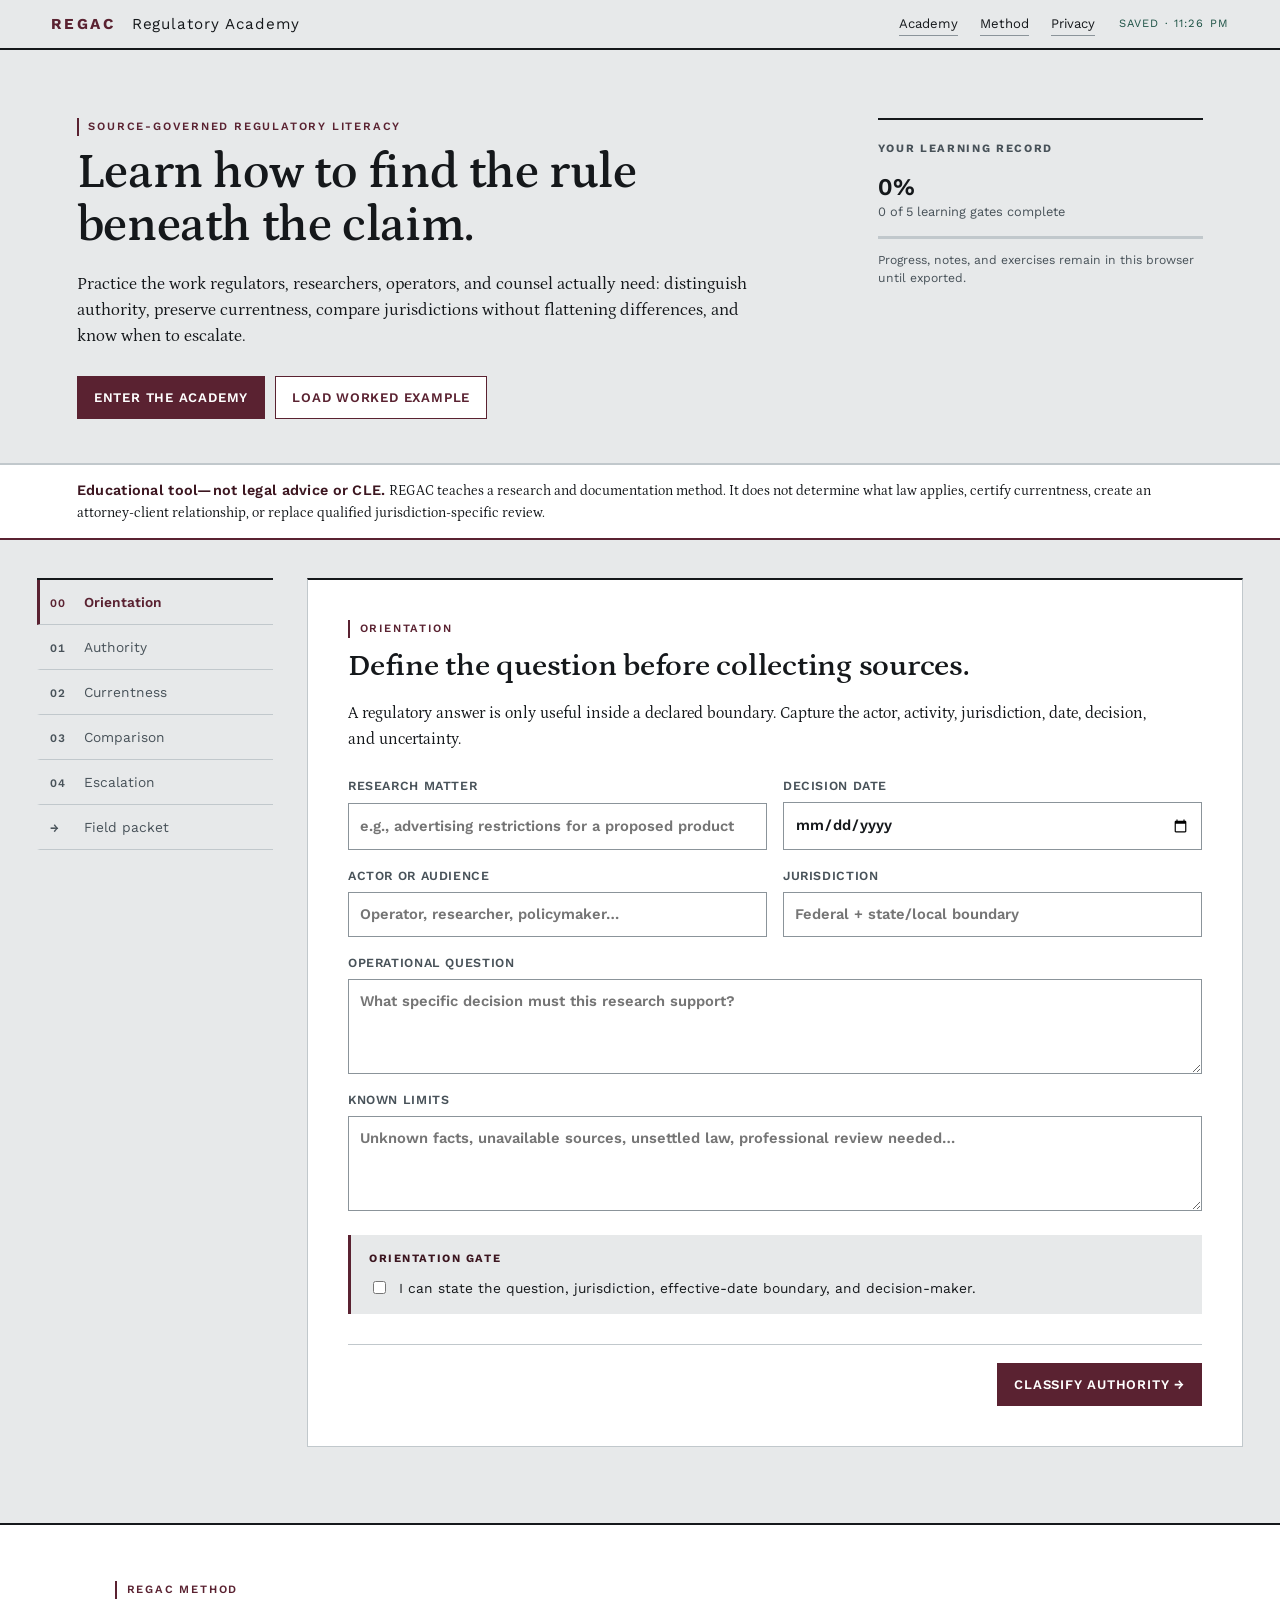
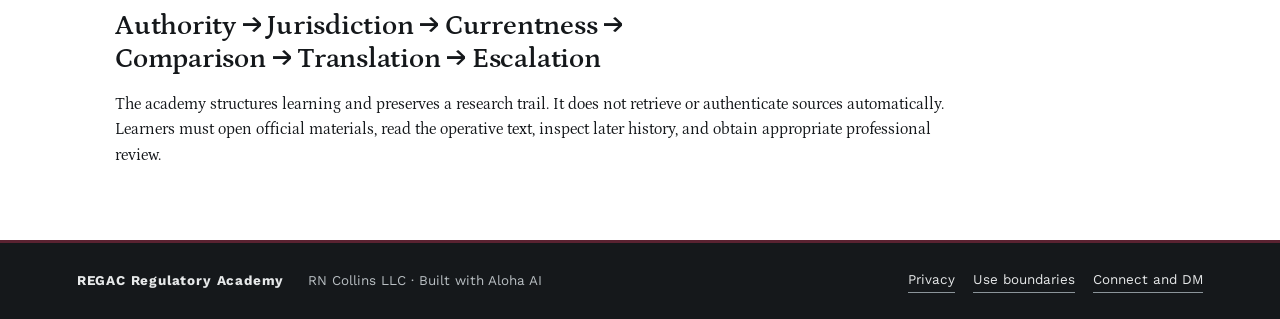
<file: index.html>
<!doctype html>
<html lang="en"><head><meta charset="utf-8"><meta name="viewport" content="width=device-width,initial-scale=1">
<title>REGAC Regulatory Academy | Source-Governed Learning Lab</title>
<meta name="x-product-version" content="regac-academy-v2.0"><meta name="description" content="An interactive regulatory literacy academy for learning how to classify authority, track jurisdiction and currentness, compare regimes, and document escalation.">
<link rel="canonical" href="https://regac-academy.vercel.app/"><link rel="preconnect" href="https://fonts.googleapis.com"><link rel="preconnect" href="https://fonts.gstatic.com" crossorigin><link rel="stylesheet" href="https://fonts.googleapis.com/css2?family=Petrona:ital,wght@0,400;0,500;0,600;1,400&family=Work+Sans:wght@400;500;600;700&display=swap"><link rel="stylesheet" href="/academy.css"><meta property="og:type" content="website"><meta property="og:site_name" content="REGAC"><meta property="og:title" content="REGAC Regulatory Academy — source-governed learning lab"><meta property="og:description" content="An interactive regulatory literacy academy for learning how to classify authority, track jurisdiction and currentness, compare regimes, and document escalation."><meta property="og:url" content="https://regac-academy.vercel.app/"><link rel="icon" type="image/svg+xml" href="/favicon.svg"><link rel="apple-touch-icon" sizes="180x180" href="/apple-touch-icon.png"><meta property="og:image" content="https://regac-academy.vercel.app/og.png"><meta property="og:image:width" content="1200"><meta property="og:image:height" content="630"><meta property="og:image:alt" content="REGAC Regulatory Academy share card: a wine masthead over the line 'Learn how to find the rule beneath the claim.' with a gold seal."><meta name="twitter:card" content="summary_large_image"><meta name="twitter:image" content="https://regac-academy.vercel.app/og.png"><meta name="twitter:image:alt" content="REGAC Regulatory Academy share card: a wine masthead over the line 'Learn how to find the rule beneath the claim.' with a gold seal."><meta name="twitter:title" content="REGAC Regulatory Academy — source-governed learning lab"><meta name="twitter:description" content="An interactive regulatory literacy academy for learning how to classify authority, track jurisdiction and currentness, compare regimes, and document escalation.">
</head><body>
<header class="top"><a class="brand" href="/">REGAC <span>Regulatory Academy</span></a><nav><a href="#academy">Academy</a><a href="#method">Method</a><a href="/privacy">Privacy</a></nav><div id="save">Saved locally</div></header>
<section class="hero"><div><p class="eyebrow">Source-governed regulatory literacy</p><h1>Learn how to find the rule beneath the claim.</h1><p class="lede">Practice the work regulators, researchers, operators, and counsel actually need: distinguish authority, preserve currentness, compare jurisdictions without flattening differences, and know when to escalate.</p><div class="actions"><a class="btn" href="#academy">Enter the academy</a><button class="btn alt" id="example">Load worked example</button></div></div><aside><strong>Your learning record</strong><div class="big" id="percent">0%</div><p id="progressText">0 of 4 modules completed</p><div class="bar"><i id="bar"></i></div><small>Progress, notes, and exercises remain in this browser until exported.</small></aside></section>
<div class="boundary"><strong>Educational tool—not legal advice or CLE.</strong> REGAC teaches a research and documentation method. It does not determine what law applies, certify currentness, create an attorney-client relationship, or replace qualified jurisdiction-specific review.</div>
<main id="academy">
<aside class="rail" aria-label="Academy navigation">
<button class="tab active" data-step="0"><b>00</b> Orientation</button>
<button class="tab" data-step="1"><b>01</b> Authority</button>
<button class="tab" data-step="2"><b>02</b> Currentness</button>
<button class="tab" data-step="3"><b>03</b> Comparison</button>
<button class="tab" data-step="4"><b>04</b> Escalation</button>
<button class="tab" data-step="5"><b>→</b> Field packet</button>
</aside>
<div class="workspace">
<section class="panel active" data-panel="0"><p class="eyebrow">Orientation</p><h2>Define the question before collecting sources.</h2><p>A regulatory answer is only useful inside a declared boundary. Capture the actor, activity, jurisdiction, date, decision, and uncertainty.</p>
<div class="grid"><label>Research matter<input id="matter" placeholder="e.g., advertising restrictions for a proposed product"></label><label>Decision date<input id="asof" type="date"></label><label>Actor or audience<input id="actor" placeholder="Operator, researcher, policymaker…"></label><label>Jurisdiction<input id="jurisdiction" placeholder="Federal + state/local boundary"></label><label class="full">Operational question<textarea id="question" placeholder="What specific decision must this research support?"></textarea></label><label class="full">Known limits<textarea id="limits" placeholder="Unknown facts, unavailable sources, unsettled law, professional review needed…"></textarea></label></div>
<div class="lesson"><strong>Orientation gate</strong><label class="check"><input type="checkbox" data-done="0"> I can state the question, jurisdiction, effective-date boundary, and decision-maker.</label></div><div class="navrow"><span></span><button class="btn next">Classify authority →</button></div></section>

<section class="panel" data-panel="1"><p class="eyebrow">Module 01 · Authority</p><h2>Not every official-looking document has the same force.</h2><p>Classify what the source is, who issued it, whether it binds, and what proposition it actually supports.</p>
<div class="exercise"><h3>Authority classifier</h3><div class="grid"><label>Source title<input id="sourceTitle" placeholder="Document, rule, case, bulletin…"></label><label>Issuer<input id="issuer" placeholder="Legislature, agency, court…"></label><label>Authority class<select id="authority"><option value="">Choose</option><option>Constitution</option><option>Statute</option><option>Regulation</option><option>Judicial opinion/order</option><option>Agency adjudication/order</option><option>Official guidance</option><option>Pending proposal/bill</option><option>Secondary commentary</option></select></label><label>Legal posture<select id="posture"><option>Unknown—verify</option><option>Binding/controlling</option><option>Persuasive</option><option>Interpretive/nonbinding</option><option>Proposed/not effective</option><option>Historical/superseded</option></select></label><label class="full">Proposition supported<textarea id="proposition" placeholder="Use narrow language; do not claim more than the source establishes."></textarea></label><label>Persistent identifier / official URL<input id="identifier" placeholder="Citation, docket, register number, URL"></label><label>Pinpoint location<input id="pinpoint" placeholder="Section, page, paragraph"></label></div><div id="authorityFeedback" class="feedback">Complete the classification to generate a review prompt.</div></div>
<div class="lesson"><strong>Module gate</strong><label class="check"><input type="checkbox" data-done="1"> I distinguished binding authority, nonbinding guidance, proposals, and commentary and recorded a pinpoint.</label></div><div class="navrow"><button class="ghost prev">← Orientation</button><button class="btn next">Track currentness →</button></div></section>

<section class="panel" data-panel="2"><p class="eyebrow">Module 02 · Jurisdiction and currentness</p><h2>A correct source can still answer the wrong place or wrong date.</h2><p>Build a currentness record that another reviewer can reproduce.</p>
<div class="grid"><label>Geographic level<select id="level"><option>Federal</option><option>State/territory</option><option>Tribal</option><option>County/local</option><option>International/national</option><option>Multi-jurisdictional</option></select></label><label>Responsible body<input id="body" placeholder="Agency, legislature, court"></label><label>Published / issued<input id="issued" type="date"></label><label>Effective date<input id="effective" type="date"></label><label>Last amended / checked<input id="checked" type="date"></label><label>Status<select id="status"><option>Unverified</option><option>Effective</option><option>Proposed</option><option>Stayed/enjoined</option><option>Repealed/superseded</option><option>Expired</option><option>Unclear—escalate</option></select></label><label class="full">Currentness trail<textarea id="trail" placeholder="Official history, amendments, implementation notices, litigation, later guidance, retrieval date…"></textarea></label></div>
<div class="lesson"><strong>Module gate</strong><label class="check"><input type="checkbox" data-done="2"> I checked status and amendment history using official sources and recorded when I checked.</label></div><div class="navrow"><button class="ghost prev">← Authority</button><button class="btn next">Build comparison →</button></div></section>

<section class="panel" data-panel="3"><p class="eyebrow">Module 03 · Comparison and translation</p><h2>Compare dimensions, not slogans.</h2><p>Add rows for regimes, then document common questions using language that preserves uncertainty.</p>
<div class="compare"><div class="compareHead"><strong>Comparison matrix</strong><button class="ghost" id="addRow">+ Add jurisdiction</button></div><div id="rows"></div></div>
<div class="grid"><label class="full">What is genuinely comparable?<textarea id="comparable" placeholder="Define shared dimension, unit, population, time period, and source hierarchy."></textarea></label><label class="full">What must not be collapsed?<textarea id="differences" placeholder="Definitions, exceptions, enforcement posture, local overlays, implementation dates…"></textarea></label></div>
<div class="lesson"><strong>Module gate</strong><label class="check"><input type="checkbox" data-done="3"> I preserved jurisdiction-specific definitions, exceptions, dates, and enforcement uncertainty.</label></div><div class="navrow"><button class="ghost prev">← Currentness</button><button class="btn next">Set escalation →</button></div></section>

<section class="panel" data-panel="4"><p class="eyebrow">Module 04 · Documentation and escalation</p><h2>Know what can be stated, qualified, held, or routed.</h2>
<div class="grid"><label>Confidence<select id="confidence"><option>Unverified</option><option>Low—material gaps</option><option>Moderate—qualified</option><option>High—independently checked</option></select></label><label>Disposition<select id="disposition"><option>Hold</option><option>Release with qualification</option><option>Replace source</option><option>Remove claim</option><option>Escalate to qualified reviewer</option></select></label><label class="full">Proposed answer / translation<textarea id="answer" placeholder="State only what the reviewed authority supports, with jurisdiction and as-of date."></textarea></label><label class="full">Unresolved questions<textarea id="unresolved" placeholder="Facts, authority conflicts, access, litigation, professional judgment…"></textarea></label><label class="full">Escalation owner and trigger<textarea id="escalation" placeholder="Who must review, before what action, and what evidence they need."></textarea></label></div>
<div class="lesson"><strong>Module gate</strong><label class="check"><input type="checkbox" data-done="4"> I recorded limitations and assigned consequential uncertainty to an appropriate human reviewer.</label></div><div class="navrow"><button class="ghost prev">← Comparison</button><button class="btn next">Generate field packet →</button></div></section>

<section class="panel" data-panel="5"><p class="eyebrow">Field packet</p><h2>Your reproducible regulatory research record.</h2><div class="summary"><div><span>Documentation score</span><strong id="score">0</strong></div><div><span>Disposition</span><strong id="outDisposition">Hold</strong></div><div><span>As-of date</span><strong id="outDate">Not set</strong></div></div><div id="packet"></div>
<div class="exports"><h3>Take the record with you</h3><p>Export the research packet for source retrieval, qualified review, revision, and sign-off.</p><button class="btn" id="md">Markdown packet</button><button class="btn" id="csv">Comparison CSV</button><button class="btn" id="json">JSON backup</button><button class="ghost" onclick="print()">Print / PDF</button></div>
<div class="navrow"><button class="ghost prev">← Escalation</button><button class="danger" id="reset">New matter</button></div></section>
</div></main>
<section id="method" class="method"><p class="eyebrow">REGAC method</p><h2>Authority → Jurisdiction → Currentness → Comparison → Translation → Escalation</h2><p>The academy structures learning and preserves a research trail. It does not retrieve or authenticate sources automatically. Learners must open official materials, read the operative text, inspect later history, and obtain appropriate professional review.</p></section>
<footer><strong>REGAC Regulatory Academy</strong><span>RN Collins LLC · Built with Aloha AI</span><nav><a href="/privacy">Privacy</a><a href="/terms">Use boundaries</a><a href="https://www.linkedin.com/in/rn-collins">Connect and DM</a></nav></footer>
<script src="/academy.js"></script></body></html>
</file>
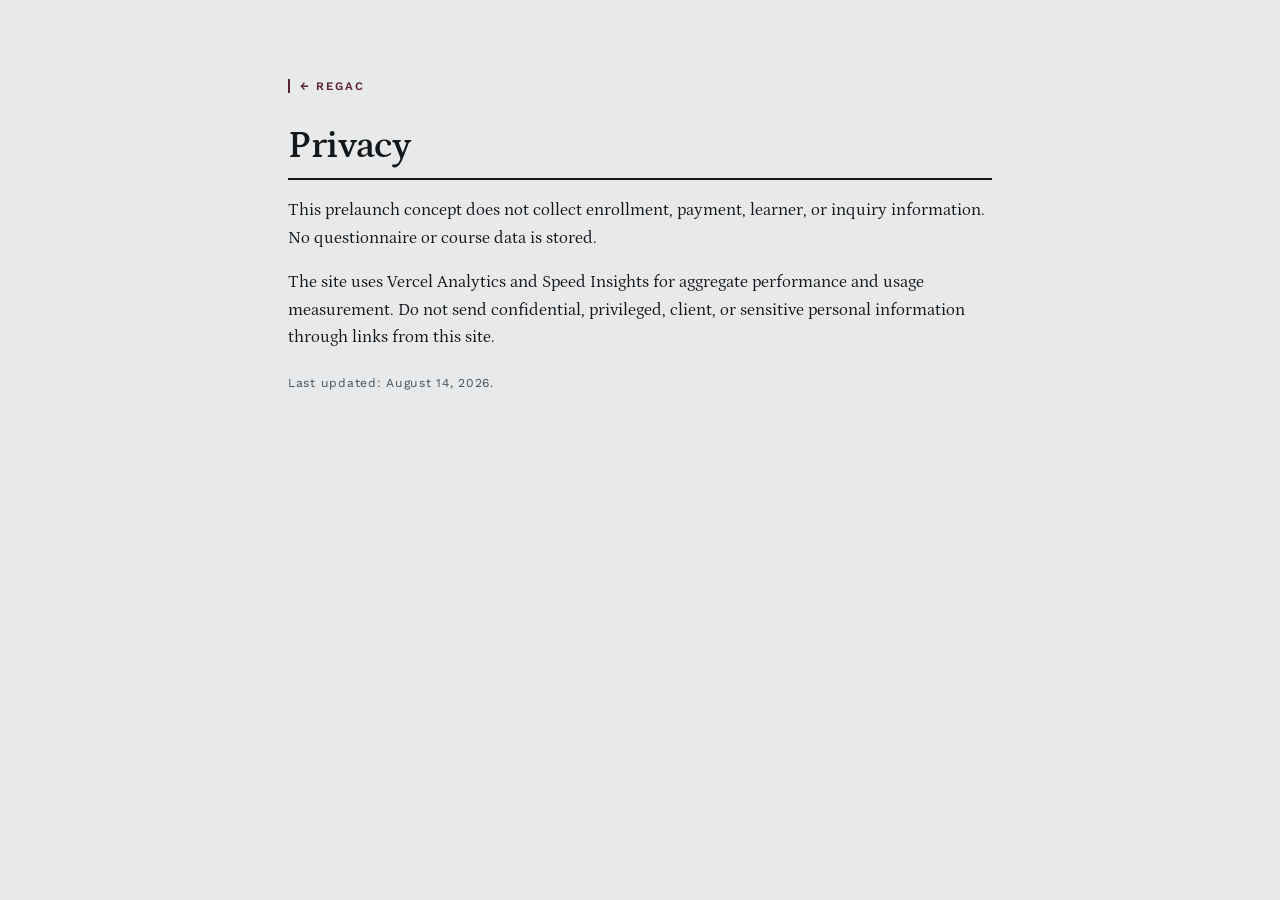
<file: privacy.html>
<!doctype html><html lang="en"><head><meta charset="utf-8"><meta name="viewport" content="width=device-width,initial-scale=1"><meta name="robots" content="noindex,nofollow"><title>Privacy | REGAC</title><meta name="description" content="How REGAC handles data: the prelaunch concept collects no enrollment, payment, learner or inquiry information, and stores no questionnaire or course data."><link rel="canonical" href="https://regac-academy.vercel.app/privacy"><meta property="og:type" content="article"><meta property="og:site_name" content="REGAC"><meta property="og:title" content="Privacy | REGAC Regulatory Academy"><meta property="og:description" content="How REGAC handles data: the prelaunch concept collects no enrollment, payment, learner or inquiry information, and stores no questionnaire or course data."><meta property="og:url" content="https://regac-academy.vercel.app/privacy"><link rel="icon" type="image/svg+xml" href="/favicon.svg"><link rel="apple-touch-icon" sizes="180x180" href="/apple-touch-icon.png"><meta property="og:image" content="https://regac-academy.vercel.app/og.png"><meta property="og:image:width" content="1200"><meta property="og:image:height" content="630"><meta property="og:image:alt" content="REGAC Regulatory Academy share card: a wine masthead over the line 'Learn how to find the rule beneath the claim.' with a gold seal."><meta name="twitter:card" content="summary_large_image"><meta name="twitter:image" content="https://regac-academy.vercel.app/og.png"><meta name="twitter:image:alt" content="REGAC Regulatory Academy share card: a wine masthead over the line 'Learn how to find the rule beneath the claim.' with a gold seal."><meta name="twitter:title" content="Privacy | REGAC Regulatory Academy"><meta name="twitter:description" content="How REGAC handles data: the prelaunch concept collects no enrollment, payment, learner or inquiry information, and stores no questionnaire or course data."><link rel="preconnect" href="https://fonts.googleapis.com"><link rel="preconnect" href="https://fonts.gstatic.com" crossorigin><link rel="stylesheet" href="https://fonts.googleapis.com/css2?family=Petrona:ital,wght@0,400;0,500;0,600;1,400&family=Work+Sans:wght@400;500;600;700&display=swap"><style>body{max-width:44rem;margin:0 auto;padding:clamp(38px,7vw,72px) 24px 72px;font:17px/1.62 'Petrona','Iowan Old Style','Palatino Linotype',Palatino,serif;color:#15181B;background:#E7E9EA}h1{font-weight:600;font-size:clamp(1.7rem,3.4vw,2.4rem);line-height:1.12;letter-spacing:-.008em;margin:1.5rem 0 1.1rem;padding-bottom:.7rem;border-bottom:2px solid #15181B}p{max-width:66ch}a{color:#5A2231;text-decoration:none;border-bottom:1px solid #8B949A}a:hover{border-bottom-color:#5A2231}body>a:first-child{font-family:'Work Sans',system-ui,-apple-system,sans-serif;font-size:.72rem;font-weight:600;letter-spacing:.16em;text-transform:uppercase;border:0;border-left:2px solid #5A2231;padding-left:.6rem}small{font-family:'Work Sans',system-ui,-apple-system,sans-serif;font-size:.76rem;letter-spacing:.06em;color:#485259}:focus-visible{outline:3px solid #5A2231;outline-offset:3px}@media(prefers-reduced-motion:reduce){*{transition:none!important;animation:none!important}}@media(forced-colors:active){h1{border-bottom-color:CanvasText}}@media print{body{background:#fff;color:#000}}</style></head><body><a href="/">← REGAC</a><h1>Privacy</h1><p>This prelaunch concept does not collect enrollment, payment, learner, or inquiry information. No questionnaire or course data is stored.</p><p>The site uses Vercel Analytics and Speed Insights for aggregate performance and usage measurement. Do not send confidential, privileged, client, or sensitive personal information through links from this site.</p><p><small>Last updated: August 14, 2026.</small></p></body></html>
</file>
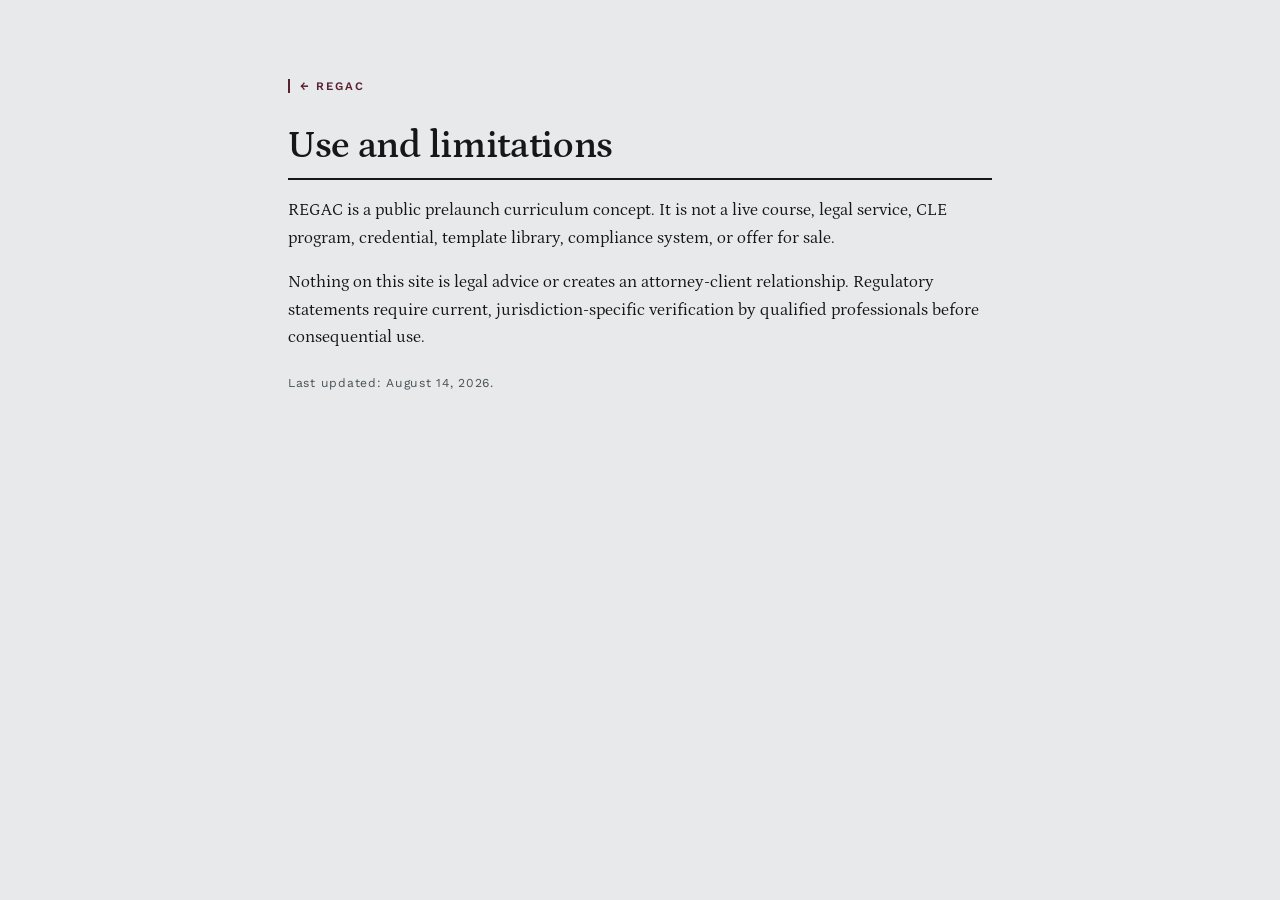
<file: terms.html>
<!doctype html><html lang="en"><head><meta charset="utf-8"><meta name="viewport" content="width=device-width,initial-scale=1"><meta name="robots" content="noindex,nofollow"><title>Use and limitations | REGAC</title><meta name="description" content="Use and limitations for REGAC: a public prelaunch curriculum concept, not a live course, CLE program, credential, compliance system, or legal advice."><link rel="canonical" href="https://regac-academy.vercel.app/terms"><meta property="og:type" content="article"><meta property="og:site_name" content="REGAC"><meta property="og:title" content="Use and limitations | REGAC Regulatory Academy"><meta property="og:description" content="Use and limitations for REGAC: a public prelaunch curriculum concept, not a live course, CLE program, credential, compliance system, or legal advice."><meta property="og:url" content="https://regac-academy.vercel.app/terms"><link rel="icon" type="image/svg+xml" href="/favicon.svg"><link rel="apple-touch-icon" sizes="180x180" href="/apple-touch-icon.png"><meta property="og:image" content="https://regac-academy.vercel.app/og.png"><meta property="og:image:width" content="1200"><meta property="og:image:height" content="630"><meta property="og:image:alt" content="REGAC Regulatory Academy share card: a wine masthead over the line 'Learn how to find the rule beneath the claim.' with a gold seal."><meta name="twitter:card" content="summary_large_image"><meta name="twitter:image" content="https://regac-academy.vercel.app/og.png"><meta name="twitter:image:alt" content="REGAC Regulatory Academy share card: a wine masthead over the line 'Learn how to find the rule beneath the claim.' with a gold seal."><meta name="twitter:title" content="Use and limitations | REGAC Regulatory Academy"><meta name="twitter:description" content="Use and limitations for REGAC: a public prelaunch curriculum concept, not a live course, CLE program, credential, compliance system, or legal advice."><link rel="preconnect" href="https://fonts.googleapis.com"><link rel="preconnect" href="https://fonts.gstatic.com" crossorigin><link rel="stylesheet" href="https://fonts.googleapis.com/css2?family=Petrona:ital,wght@0,400;0,500;0,600;1,400&family=Work+Sans:wght@400;500;600;700&display=swap"><style>body{max-width:44rem;margin:0 auto;padding:clamp(38px,7vw,72px) 24px 72px;font:17px/1.62 'Petrona','Iowan Old Style','Palatino Linotype',Palatino,serif;color:#15181B;background:#E7E9EA}h1{font-weight:600;font-size:clamp(1.7rem,3.4vw,2.4rem);line-height:1.12;letter-spacing:-.008em;margin:1.5rem 0 1.1rem;padding-bottom:.7rem;border-bottom:2px solid #15181B}p{max-width:66ch}a{color:#5A2231;text-decoration:none;border-bottom:1px solid #8B949A}a:hover{border-bottom-color:#5A2231}body>a:first-child{font-family:'Work Sans',system-ui,-apple-system,sans-serif;font-size:.72rem;font-weight:600;letter-spacing:.16em;text-transform:uppercase;border:0;border-left:2px solid #5A2231;padding-left:.6rem}small{font-family:'Work Sans',system-ui,-apple-system,sans-serif;font-size:.76rem;letter-spacing:.06em;color:#485259}:focus-visible{outline:3px solid #5A2231;outline-offset:3px}@media(prefers-reduced-motion:reduce){*{transition:none!important;animation:none!important}}@media(forced-colors:active){h1{border-bottom-color:CanvasText}}@media print{body{background:#fff;color:#000}}</style></head><body><a href="/">← REGAC</a><h1>Use and limitations</h1><p>REGAC is a public prelaunch curriculum concept. It is not a live course, legal service, CLE program, credential, template library, compliance system, or offer for sale.</p><p>Nothing on this site is legal advice or creates an attorney-client relationship. Regulatory statements require current, jurisdiction-specific verification by qualified professionals before consequential use.</p><p><small>Last updated: August 14, 2026.</small></p></body></html>
</file>
<file: academy.css>
/* ═══════════════════════════════════════════════════════════════════════════
   REGAC — a curriculum that has not opened.

   The terms page says what this is: "a public prelaunch curriculum concept.
   It is not a live course, legal service, CLE program, credential, template
   library, compliance system, or offer for sale." The page was not built like
   that. It was built like a product: a gold-flecked wine gradient, 18px cards
   floating on 60px shadows, a pill-shaped call to action, and a 60px
   percentage above a rounded progress bar — the furniture of an enrolled
   course, promising a thing nobody can enrol in.

   So it is now a draft syllabus. Cool draft stock instead of cream; hairline
   rules instead of cards and shadows; unit designators (00 … 04) in tabular
   figures down a ruled contents column; the completion figure demoted from a
   display number to a small status line, because progress through a concept
   is a reading position, not an achievement. The boundary notice, which is
   the most load-bearing sentence on the page, is set as the specimen band it
   should always have been.

   Petrona carries the syllabus voice and Work Sans the apparatus. Neither is
   used anywhere else in this estate. Wine stays: it is REGAC's mark, and it
   is in the favicon and the share card. The gold is gone from the interface —
   it belonged to a sibling build, and it was doing the work an accent hue
   should never be asked to do, which is to be the only thing that told this
   site apart from six others.

   Every text/background pair is measured against its resolved background.
   ═══════════════════════════════════════════════════════════════════════════ */

:root{
  --ink:#15181B;
  --muted:#485259;
  --wine:#5A2231;
  --wine2:#3C1620;
  --wine-pale:#EFE3E6;
  --paper:#E7E9EA;      /* draft stock: cool, flat, unpersuasive */
  --sheet:#FFFFFF;
  --rule:#C1C8CC;
  --rule-firm:#8B949A;
  --green:#1D5245;
  --red:#8C2B21;
  --serif:'Petrona','Iowan Old Style','Palatino Linotype',Palatino,serif;
  --sans:'Work Sans',system-ui,-apple-system,'Segoe UI',sans-serif;
  --shadow:none;
}
*{box-sizing:border-box}
html{scroll-behavior:smooth}
body{margin:0;background:var(--paper);color:var(--ink);
  font:16px/1.6 var(--serif);-webkit-text-size-adjust:100%}
button,input,textarea,select{font:inherit;font-family:var(--sans)}

/* ── masthead ─────────────────────────────────────────────────────────────── */
.top{position:sticky;top:0;z-index:20;display:flex;align-items:center;gap:24px;
  padding:12px clamp(18px,4vw,54px);background:var(--paper);
  border-bottom:2px solid var(--ink);backdrop-filter:none}
.brand{font-family:var(--sans);font-weight:700;font-size:.95rem;color:var(--wine);
  text-decoration:none;letter-spacing:.18em;text-transform:uppercase}
.brand span{font-weight:400;letter-spacing:.06em;color:var(--ink);margin-left:9px;text-transform:none}
.top nav{display:flex;gap:22px;margin-left:auto;font-family:var(--sans);font-size:.82rem}
.top nav a,footer a{color:inherit;text-decoration:none;border-bottom:1px solid var(--rule-firm);padding-bottom:1px}
.top nav a:hover,footer a:hover{border-bottom-color:currentColor}
.top #save{font-family:var(--sans);font-size:.7rem;letter-spacing:.1em;text-transform:uppercase;
  color:var(--green);min-width:104px;text-align:right}

/* ── the title page of a syllabus, not a hero ─────────────────────────────── */
.hero{display:grid;grid-template-columns:1.4fr .6fr;gap:44px;align-items:start;
  padding:clamp(40px,6vw,68px) clamp(20px,6vw,90px) clamp(30px,4vw,44px);
  background:var(--paper);border-bottom:1px solid var(--rule)}
.eyebrow{font-family:var(--sans);text-transform:uppercase;letter-spacing:.16em;
  font-size:.7rem;font-weight:600;color:var(--wine);font-variant-numeric:tabular-nums;
  margin:0 0 .7rem;padding-left:.6rem;border-left:2px solid var(--wine)}
h1,h2{font-family:var(--serif);font-weight:600;letter-spacing:-.008em}
h1{font-size:clamp(2rem,4.2vw,3.05rem);line-height:1.08;margin:8px 0 18px;max-width:20ch}
h2{font-size:clamp(1.4rem,2.4vw,1.95rem);line-height:1.16;margin:6px 0 12px}
.lede{font-size:1.06rem;line-height:1.55;color:var(--ink);max-width:64ch}
.actions{display:flex;gap:10px;flex-wrap:wrap;margin-top:26px}

/* The learning record was a 60px percentage over a rounded bar — an enrolment
   dashboard. It is a reading position, so it is set as one. */
.hero aside{background:none;border:0;border-top:2px solid var(--ink);border-radius:0;
  padding:14px 0 0;box-shadow:none;font-family:var(--sans)}
.hero aside strong{font-size:.7rem;letter-spacing:.15em;text-transform:uppercase;color:var(--muted)}
.hero aside small{display:block;margin-top:12px;font-size:.76rem;line-height:1.5;color:var(--muted)}
.big{font:600 1.5rem/1.1 var(--sans);font-variant-numeric:tabular-nums;
  color:var(--ink);margin:14px 0 2px;letter-spacing:-.01em}
#progressText{font-size:.8rem;color:var(--muted);margin:0}
.bar{height:3px;background:var(--rule);border-radius:0;margin:13px 0 0}
.bar i{display:block;width:0;height:100%;background:var(--wine);border-radius:0;transition:width .3s}

/* ── the boundary is the most load-bearing sentence here ──────────────────── */
.boundary{padding:14px clamp(20px,6vw,90px);background:var(--sheet);
  border-top:1px solid var(--rule);border-bottom:2px solid var(--wine);
  color:var(--ink);font-size:.9rem;line-height:1.55}
.boundary strong{font-family:var(--sans);font-weight:600;letter-spacing:.02em;color:var(--wine2)}

main{max-width:1250px;margin:38px auto 76px;padding:0 22px;
  display:grid;grid-template-columns:236px 1fr;gap:34px}

/* ── contents column ──────────────────────────────────────────────────────── */
.rail{position:sticky;top:74px;align-self:start;background:none;border:0;
  border-top:2px solid var(--ink);border-radius:0;padding:0}
.tab{display:flex;width:100%;gap:12px;align-items:baseline;border:0;
  border-bottom:1px solid var(--rule);border-left:3px solid transparent;
  background:transparent;color:var(--muted);padding:11px 10px;border-radius:0;
  text-align:left;cursor:pointer;font-family:var(--sans);font-size:.86rem}
.tab b{font-size:.72rem;font-weight:600;color:var(--muted);width:22px;
  font-variant-numeric:tabular-nums;letter-spacing:.06em}
.tab.active{background:none;color:var(--wine);font-weight:600;border-left-color:var(--wine)}
.tab.active b{color:var(--wine)}
.tab:hover{color:var(--ink)}

/* ── sheets ───────────────────────────────────────────────────────────────── */
.workspace{min-width:0}
.panel{display:none;background:var(--sheet);border:1px solid var(--rule);
  border-top:2px solid var(--ink);border-radius:0;
  padding:clamp(22px,4vw,40px);box-shadow:none}
.panel.active{display:block}
.panel>p:not(.eyebrow){color:var(--ink);font-size:1rem;max-width:74ch}
.grid{display:grid;grid-template-columns:1fr 1fr;gap:16px;margin:24px 0}
.full{grid-column:1/-1}
label{display:grid;gap:6px;font-family:var(--sans);font-size:.78rem;font-weight:600;
  letter-spacing:.05em;text-transform:uppercase;color:var(--muted)}
input,textarea,select{width:100%;padding:10px 11px;border:1px solid var(--rule-firm);
  border-radius:0;background:var(--sheet);color:var(--ink);
  font-family:var(--sans);font-size:.92rem;text-transform:none;letter-spacing:0}
textarea{min-height:95px;resize:vertical;line-height:1.5}
input:focus,textarea:focus,select:focus,button:focus-visible,a:focus-visible{
  outline:3px solid var(--wine);outline-offset:2px}

/* Document controls, not enrolment buttons. */
.btn,.ghost,.danger{border:1px solid var(--wine);border-radius:0;padding:10px 16px;
  font-family:var(--sans);font-weight:600;font-size:.82rem;letter-spacing:.06em;
  text-transform:uppercase;cursor:pointer}
.btn{background:var(--wine);color:#fff;text-decoration:none;display:inline-block}
.btn:hover{background:var(--wine2);border-color:var(--wine2)}
.btn.alt,.ghost{background:var(--sheet);color:var(--wine);border:1px solid var(--wine)}
.danger{background:var(--sheet);color:var(--red);border:1px solid var(--red)}

.lesson{border:0;border-left:3px solid var(--wine);background:var(--paper);
  border-radius:0;padding:15px 18px;margin-top:24px;font-family:var(--sans);font-size:.88rem}
.lesson strong{display:block;font-size:.7rem;letter-spacing:.14em;text-transform:uppercase;
  color:var(--wine2);margin-bottom:6px}
.check{display:flex;grid:none;gap:10px;align-items:flex-start;margin-top:9px;
  font-size:.86rem;font-weight:400;letter-spacing:0;text-transform:none;color:var(--ink)}
.check input{width:auto;margin-top:4px}
.navrow{display:flex;justify-content:space-between;gap:10px;margin-top:30px;
  border-top:1px solid var(--rule);padding-top:18px}

.exercise,.compare{border:0;border-top:1px solid var(--rule);border-radius:0;
  padding:20px 0 0;margin-top:26px;background:none}
.exercise h3{margin:0;font-family:var(--sans);font-size:.74rem;letter-spacing:.15em;
  text-transform:uppercase;color:var(--muted)}
.feedback{padding:13px 15px;border:0;border-left:3px solid var(--rule-firm);
  background:var(--paper);color:var(--muted);font-family:var(--sans);font-size:.86rem}
.compareHead{display:flex;justify-content:space-between;align-items:center;margin-bottom:12px}
.compareRow{display:grid;grid-template-columns:1fr 1fr 1fr 40px;gap:8px;margin:8px 0}
.compareRow button{border:1px solid var(--red);background:var(--sheet);color:var(--red);border-radius:0}

/* ── the record ───────────────────────────────────────────────────────────── */
.summary{display:grid;grid-template-columns:repeat(3,1fr);gap:0;margin:26px 0;
  border-top:2px solid var(--ink)}
.summary div{border:0;border-bottom:1px solid var(--rule);border-radius:0;padding:14px 16px 14px 0}
.summary span{display:block;font-family:var(--sans);font-size:.68rem;letter-spacing:.13em;
  text-transform:uppercase;color:var(--muted);margin-bottom:5px}
.summary strong{font:600 1.15rem/1.2 var(--sans);font-variant-numeric:tabular-nums;color:var(--wine)}
#packet article{border-top:1px solid var(--rule);padding:18px 0}
#packet h3{color:var(--wine);font-family:var(--serif);font-size:1.1rem;margin:0 0 6px}
.exports{background:var(--ink);color:#EDEEEF;border-radius:0;padding:22px;margin-top:28px}
.exports h3{font-family:var(--serif);margin:0 0 6px}
.exports .ghost{color:#fff;border-color:#fff;background:transparent}

.method{padding:56px max(22px,calc((100vw - 1050px)/2));background:var(--sheet);
  border-top:2px solid var(--ink)}
.method p{max-width:78ch}
.method h2{font-size:clamp(1.35rem,2.2vw,1.85rem);max-width:34ch}

footer{display:flex;gap:24px;align-items:center;padding:26px clamp(20px,6vw,90px);
  background:var(--ink);color:#E7E9EA;font-family:var(--sans);font-size:.84rem;
  border-top:3px solid var(--wine)}
footer strong{letter-spacing:.06em}
footer span{color:#B9BFC3}
footer nav{display:flex;gap:18px;margin-left:auto}

@media(max-width:800px){
  .hero,main{grid-template-columns:1fr}
  .rail{position:relative;top:0;display:flex;overflow:auto;border-top:2px solid var(--ink)}
  .tab{min-width:150px;border-bottom:0;border-left:0;border-top:3px solid transparent}
  .tab.active{border-left-color:transparent;border-top-color:var(--wine)}
  .grid,.summary{grid-template-columns:1fr}
  .full{grid-column:auto}
  .compareRow{grid-template-columns:1fr 1fr}
  .top nav{display:none}
  footer{align-items:flex-start;flex-direction:column}
  footer nav{margin:0}
}
@media(max-width:480px){.compareRow{grid-template-columns:1fr}.hero{padding-top:44px}}
@media(prefers-reduced-motion:reduce){html{scroll-behavior:auto}*{transition:none!important;animation:none!important}}
@media(forced-colors:active){
  .tab.active{border-left-color:Highlight}
  .bar i{background:Highlight}
  .panel,.summary,.rail{border-color:CanvasText}
}
@media print{
  .top,.rail,.navrow,.actions,.boundary,.exports button,.method,footer{display:none!important}
  body{background:#fff;color:#000}
  .hero{padding:20px;display:block;border:0}
  .hero aside{box-shadow:none}
  .workspace,.panel{display:block!important}
  .panel{box-shadow:none;border:0;page-break-after:always}
  main{display:block;margin:0}
}
</file>
